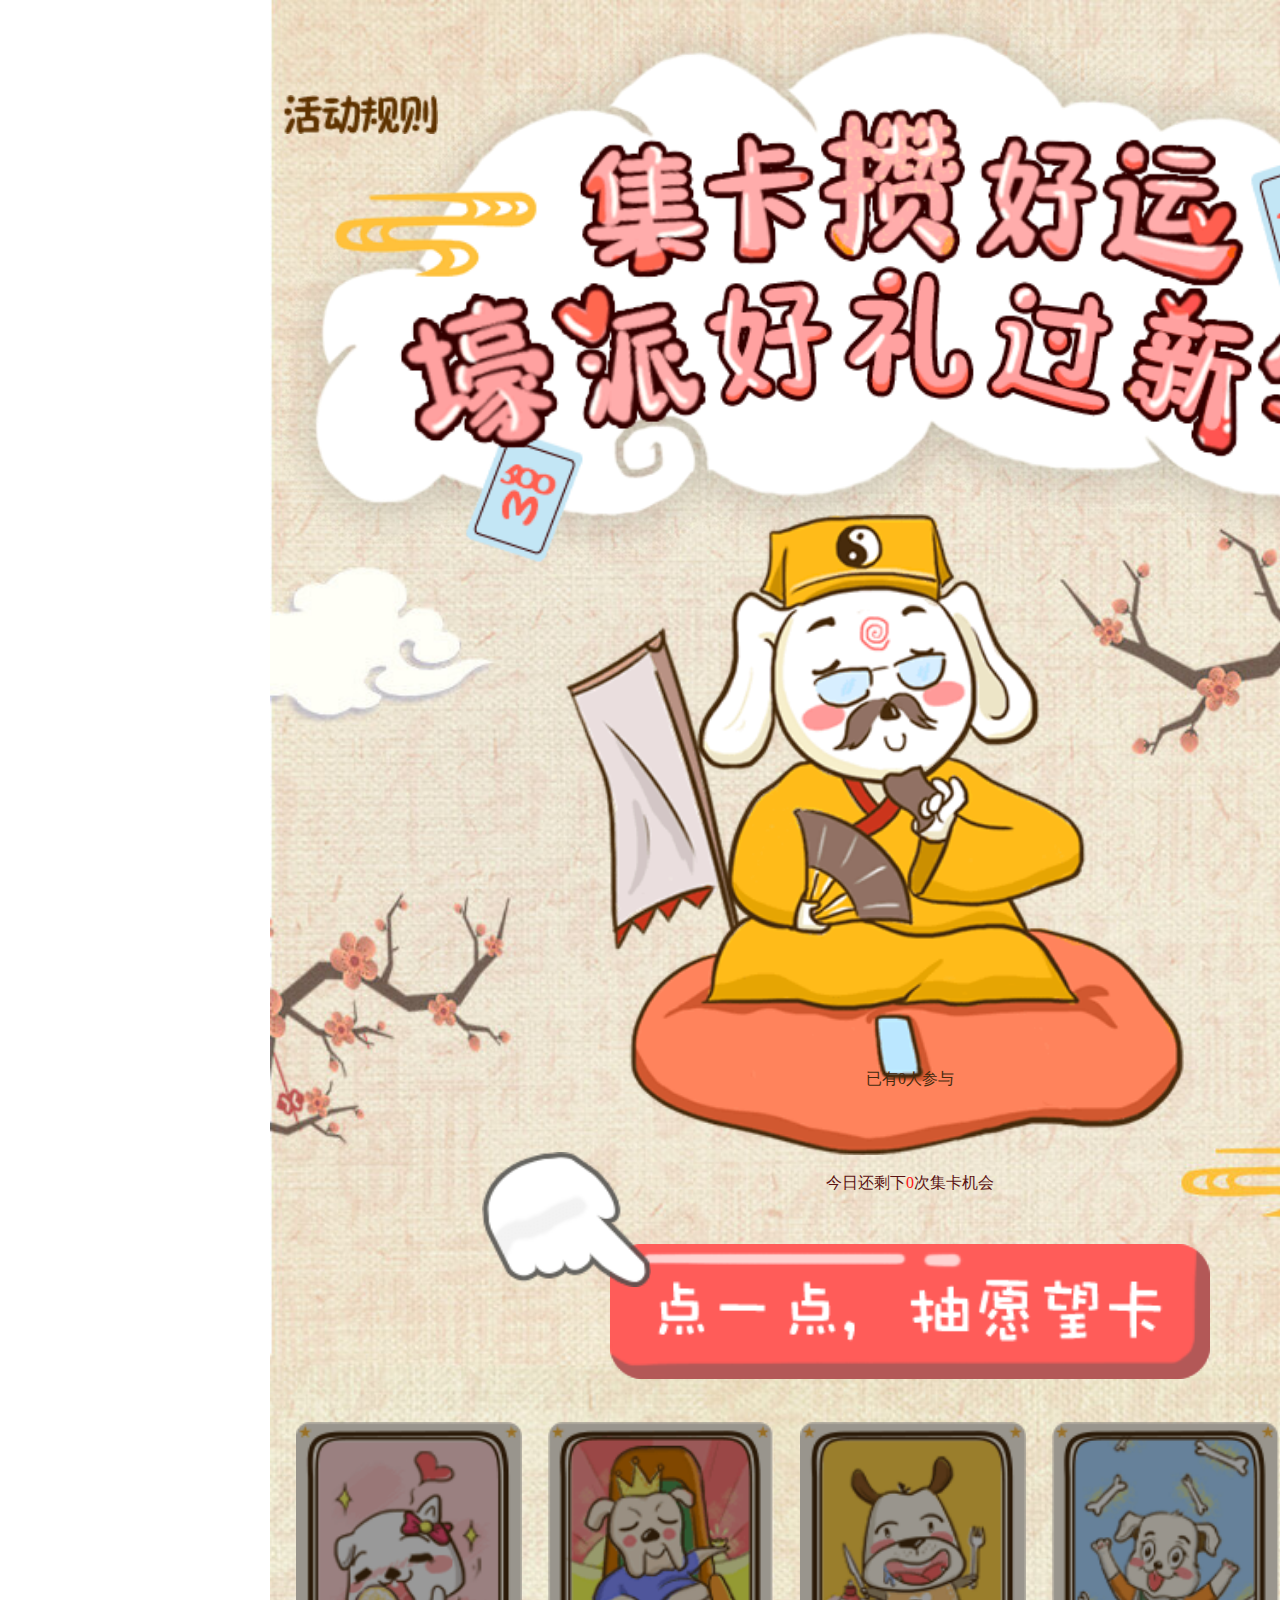
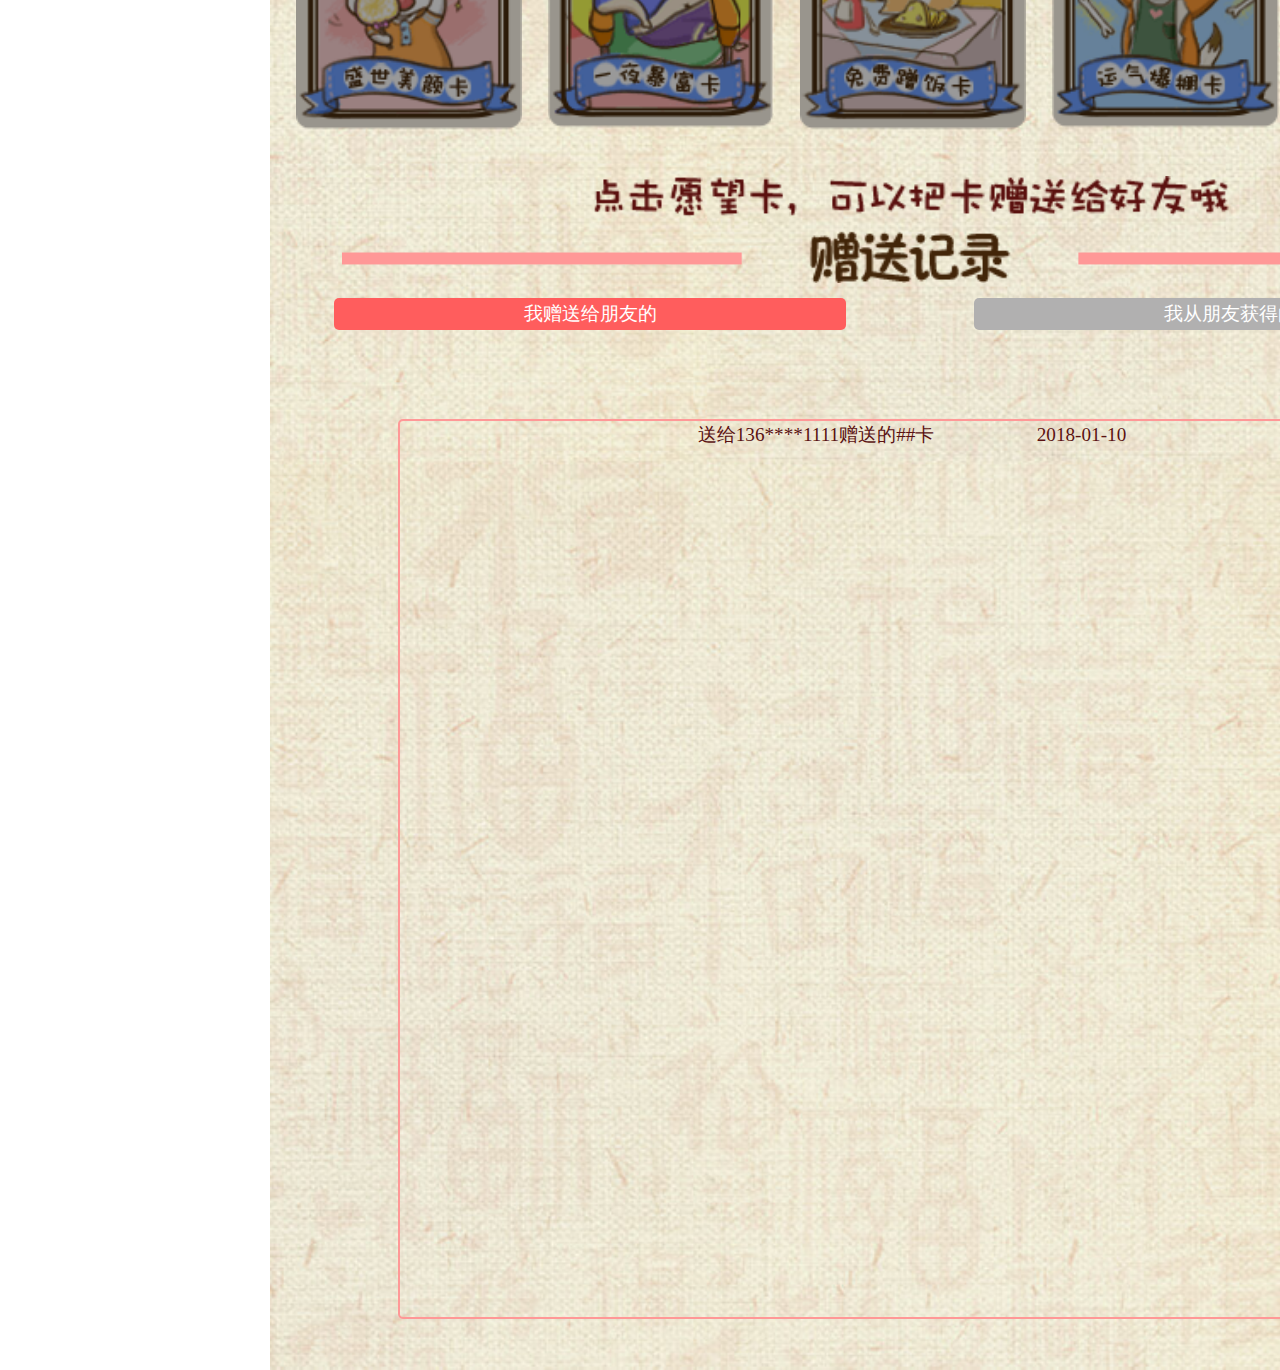
<file: index.html>
<!DOCTYPE html>
<html>
	<head>
		<meta charset="utf-8">
        <!--钱包9.0开始支持 -->
        <meta name="Alipay:title" content="集卡攒好运 百万份好礼派送中"/>
        <!--自定义图片//钱包8.6开始支持-->
        <meta name="Alipay:imgUrl" content="http://wx.nebiim.com:8088/1802/jkhd0124/img/shareImg.jpg"/>
        <!--自定义摘要//钱包8.6开始支持-->
        <meta name="Alipay:desc" content="壕派1G、百万份优惠券陪你过新年"/>
        <!--自定义链接//钱包10.0.0开始支持-->
        <meta name="Alipay:link" content="https://openauth.alipay.com/oauth2/publicAppAuthorize.htm?app_id=2016041101287271&scope=auth_userinfo&redirect_uri=http://wx.10086.cn/qq/userexperience/blacklist2/getSurprise"/>
		<meta name="apple-mobile-web-app-capable" content="yes" />
		<meta name="apple-mobile-web-app-status-bar-style" content="black" />	
        <meta name="format-detection" content="telephone=no">
		<meta content="width=device-width, initial-scale=1.0, minimum-scale=1.0, maximum-scale=1.0,user-scalable=no" name="viewport" id="viewport" />	
		<link href="css/index.css" rel="stylesheet"/>
		<link href="css/animate.css" rel="stylesheet"/>
		<title>集卡攒好运 壕派好礼过新年</title>
<script>
var _hmt = _hmt || [];
(function() {
  var hm = document.createElement("script");
  hm.src = "https://hm.baidu.com/hm.js?f36646bd079e6e4c4693ce0fe901edcd";
  var s = document.getElementsByTagName("script")[0]; 
  s.parentNode.insertBefore(hm, s);
})();
</script>
	</head>
	<body>
		<div id="container">
        	<!--首页-->
			<div class="page page01 hide">
            	<div class="show_txt"></div>
            	<div class="show_txt03"></div>
            	<img src="img/i11.png" class="i11"/>
            	<img src="img/i12.png" class="i12"/>
            	<img src="img/i13.png" class="i13"/>
            	<img src="img/i14.png" class="i14"/>
            	<img src="img/i15.png" class="i15"/>
            	<img src="img/i16.png" class="i16"/>
            	<img src="img/i17.png" class="i17 a_i17"/>
            	<img src="img/btn01.png" class="btn01"/>
            	<img src="img/btn02.png" class="btn02"/>
            	<img src="img/hand.png" class="hand a_hand"/>
                <div class="page01_txt01">已有<span>0</span>人参与</div>
                <div class="page01_txt02">今日还剩下<span>0</span>次集卡机会</div>
                <!--抽取的卡片制作-->
                <ul class="ka">
                    <li>
                        <img src="img/ka01.png" class="kaImg"/>
                        <div class="yuan yuan01">1</div>
                    </li>
                    <li>
                        <img src="img/ka02.png" class="kaImg"/>
                        <div class="yuan yuan02">1</div>
                    </li>
                    <li>
                        <img src="img/ka03.png" class="kaImg"/>
                        <div class="yuan yuan03">1</div>
                    </li>
                    <li>
                        <img src="img/ka04.png" class="kaImg"/>
                        <div class="yuan yuan04">1</div>
                    </li>
                    <li>
                        <img src="img/ka05.png" class="kaImg"/>
                        <div class="yuan yuan05">1</div>
                    </li>
                </ul>
                <!--tab栏切换-->
                <div class="ibox">
                	<div class="iboxIn iboxIn01 iboxIn_cur">我赠送给朋友的</div>
                	<div class="iboxIn iboxIn02">我从朋友获得的</div>
                </div>
                <!--查看记录-->
                <div class="itox">
                	<div class="itoxIn itoxIn01 itox_cur">
                    	<div class="itoxInLi">送给<span class="itox_Num">136****1111</span>赠送的<span class="itox_ka">##</span>卡<span class="itox_time">2018-01-10</span></div>
                    </div>
                	<div class="itoxIn itoxIn02">
                    	<div class="itoxInLi">获得<span class="itox_Num">136****1111</span>赠送的<span class="itox_ka">##</span>卡<span class="itox_time">2018-01-10</span></div>
                    	<div class="itoxInLi">无数据</div>
                    </div>
                </div>
            </div>
            <!--弹窗一群-->
            <div class="tc">
            	<!--1.0亲，请登录-->
            	<div class="tcIn tc_01">
                	<img src="img/tc_bg.png" class="tc_bg"/>
                	<a href="https://qr.alipay.com/ppx06472p6dkz9fu1ndqr34"><img src="img/btn04.png" class="btnIn"/></a>
                	<img src="img/close.png" class="close"/>
                    <div class="tc_txt">亲<br>您还未登录“中国移动<br>10086”生活号哦！</div>
                </div>
            	<!--2.0你来晚了-->
            	<div class="tcIn tc_02">
                	<img src="img/tc_bg.png" class="tc_bg"/>
                	<img src="img/btn04.png" class="btnIn"/>
                	<img src="img/close.png" class="close"/>
                    <div class="tc_txt">你来晚啦<br>新年萌汪都走咯~</div>
                </div>
            	<!--3.0抽中制定的卡-->
            	<div class="tcIn tc_03">
                	<img src="img/ka21.png" class="ka21"/>
                	<img src="img/btn03.png" class="btnIn btn03"/>
                </div>
            	<!--4.0活动规则-->
            	<div class="tcIn tc_04">
                	<img src="img/tc_bg02.png" class="tc_bg02"/>
                	<img src="img/btn05.png" class="btnIn btn04"/>
                    <div class="guize">
                        <img src="img/guize.png" class="guizeIn"/>
                    </div>
                	<img src="img/close.png" class="close" style="top: 81%;"/>
                </div>
            	<!--5.0你来晚了-->
            	<div class="tcIn tc_05">
                	<img src="img/tc_bg.png" class="tc_bg"/>
                	<a href="http://dx.10086.cn/wxgrzy"><img src="img/btn06.png" class="btnIn"/></a>
                	<img src="img/close.png" class="close"/>
                    <div class="tc_txt">你今天的新年愿望卡<br>领完了~<br>明天再来拿吧</div>
                </div>
            	<!--6.0 一张以上才可以送-->
            	<div class="tcIn tc_06">
                	<img src="img/tc_bg.png" class="tc_bg"/>
                	<a href="http://dx.10086.cn/wxgrzy"><img src="img/btn06.png" class="btnIn"/></a>
                	<img src="img/close.png" class="close"/>
                    <div class="tc_txt">很抱歉<br>需要1张以上<br>才可以送给好友哦~</div>
                </div>
            	<!--7.0送卡弹窗-->
            	<div class="tcIn tc_07">
                	<img src="img/tc_bg03.png" class="tc_bg" style="top: 13%;"/>
                    <img src="img/ka21.png" class="tc07_ka21"/>
                	<img src="img/btn07.png" class="btn07"/>
                	<img src="img/close.png" class="tc07_close" style="top: 81%;"/>
                    <div class="tc07_ka">你当前有<span class="tc07_ka01"></span>张<span class="tc07_ka02">盛世美颜</span>卡</div>
                </div>
            	<!--8.0 点击分享才有效哦-->
            	<div class="tcIn tc_08">
                	<img src="img/tc_bg.png" class="tc_bg"/>
                	<img src="img/btn08.png" class="btnIn read"/>
                	<img src="img/close.png" class="close"/>
                    <div class="tc_txt">你的卡片已经整装待发了<br>赶紧发给好友领取吧</div>
                </div>
            	<!--9.0 你已经瓜分到流量了-->
            	<div class="tcIn tc_09">
                	<img src="img/tc_bg.png" class="tc_bg"/>
                	<img src="img/close.png" class="close"/>
                    <div class="tc_txt">你已经瓜分到礼物咯<br>同款一张以上的愿望卡<br>可以送给好友哦</div>
                    <div class="tc_txt_red">温馨提示：活动期间，<br>同一用户只能获奖一次</div>
                </div>
            	<!--10.0 我分到了流量-->
            	<div class="tcIn tc_10">
                	<img src="img/tc_bg.png" class="tc_bg"/>
                	<img src="img/close.png" class="close"/>
                    <div class="tc_txt">新的一年美美哒<br>恭喜<span class="myNum">135****5555</span><br>瓜分到萌犬礼包<span class="myPrize"></span></div>
                    <div class="tc_txt_red">温馨提示：活动期间，<br>同一用户只能获奖一次</div>
                </div>
            	<!--11.0 我分到了鲜橙多-->
            	<div class="tcIn tc_11">
                	<img src="img/tc_bg04.png" class="tc_bg" style="top: 22%;"/>
                	<img src="img/close.png" class="close"/>
                	<a href="https://as-vip.missfresh.cn/ug/landing-page.html?fromSource=douyu-11"><img src="img/btn11.png" class="btnIn btn11"/></a>
                    <div class="tc_txt" style="top: 28%;">新的一年美美哒<br>恭喜<span class="myNum">135****5555</span><br>瓜分到萌犬礼包<br><span class="myPrize02" style=" line-height: 4rem;">每日优鲜代金券</span></div>
                    <div class="tc_txt_red" style="top: 61%;">温馨提示：活动期间，<br>同一用户只能获奖一次</div>
                </div>
            	<!--12.0 还没中奖弹窗-->
            	<div class="tcIn tc_12">
                	<img src="img/tc_bg.png" class="tc_bg"/>
                	<img src="img/close.png" class="close"/>
                	<img src="img/btn12.png" class="btnIn btn12"/>
                    <div class="tc_txt">集齐五张新年愿望卡<br>瓜分萌犬大礼包吧！</div>
                </div>
            	<!--13.0 活动指南-->
            	<div class="tcIn tc_13">
                    <img src="img/tc_bg05.png" class="tc_bg05"/>
                </div>
            	<!--14.0 分享页面-->
            	<div class="tcIn tc_14">
                    <img src="img/share.png" class="tc_bg05"/>
                </div>
            	<!--15.0 你已经瓜分到流量了-->
            	<div class="tcIn tc_15">
                	<img src="img/tc_bg.png" class="tc_bg"/>
                	<img src="img/close.png" class="close"/>
                	<a href="http://dx.10086.cn/wxgrzy"><img src="img/btn06.png" class="btnIn"/></a>
                    <div class="tc_txt">你来晚了<br>新年萌汪都走了</div>
                </div>
            </div>
		</div>
        <!--loading开始-->
        <div id="loading">
            <div class="cont">
            	<div class="spinner">
                    <div class="contIn bounce1"></div>
                    <div class="contIn bounce2"></div>
                    <div class="contIn bounce3"></div>
                </div>
<!--                <div class="contLoading">loading</div>
-->            </div>
            <div class="coverDiv"></div>
        </div>
        <!--loading结束-->
	</body>
	<script src="js/jquery.js"></script>
	<script src="js/util.js"></script>
	<script src="js/main.js"></script>
	<script src="js/ajax.js"></script>
	<script src="js/font.js"></script>
	<script>
	//支付宝外部引用条例
    function ready(callback) {
      // 如果jsbridge已经注入则直接调用
      if (window.AlipayJSBridge) {
        callback && callback();
      } else {
        // 如果没有注入则监听注入的事件
        document.addEventListener('AlipayJSBridgeReady', callback, false);
      }
    }
    
	//方法
	ready(function() {
		AlipayJSBridge.call('showOptionMenu');
	  document.querySelector('.read').addEventListener('click', function() {
		AlipayJSBridge.call("startShare", {
		  //当用户选择该数组内指定的分享渠道时，仅返回渠道名，而不是真正开始自动分享
		  'onlySelectChannel': ["Weibo", "ALPContact", "ALPTimeLine", "SMS", "Weixin", "WeixinTimeLine", "QQ", "QQZone","DingTalkSession", "OpenInSafari", "Favorite"]
		}, function(data) {
		  console.log("当前用户点击的分享渠道名为："+data.channelName);
		  //通过onlySelectChannel屏蔽掉自动分享功能后，自行调用shareToChannel接口进行单独分享
		  AlipayJSBridge.call("shareToChannel", {
			name: data.channelName,
			param: {
			  contentType: 'url',    //选填，目前支持支持"auto",text","image","url"格式（android分享组件不支持auto）
			  title: '送你一张愿望卡，百万份好礼待瓜分！',
			  content: '集齐五张即可召唤流量、万千神券~',
			  iconUrl: 'http://wx.nebiim.com:8088/1802/jkhd0124/img/shareImg.jpg',
			  imageUrl: 'http://wx.nebiim.com:8088/1802/jkhd0124/img/shareImg.jpg',
			  captureScreen: false, //是否分享当前页面的截图
			  url: 'http://wx.nebiim.com:8088/1802/jkhd0124/list.html?sMobile='+telephone+'&cardType='+cardType+'&myCode='+myCode,
			  otherParams: {
				bizType: '申请的值',//吱口令独有参数
				btn2: '去看看',//吱口令独有参数
				btn2A: 'http://www.alipay.com'//吱口令独有参数
			  } //特定分享渠道的扩展参数
			}
		  }, function(result) {
			console.log(result)
		  });
		});
	  });
	});
    
    </script>
</html>
</file>
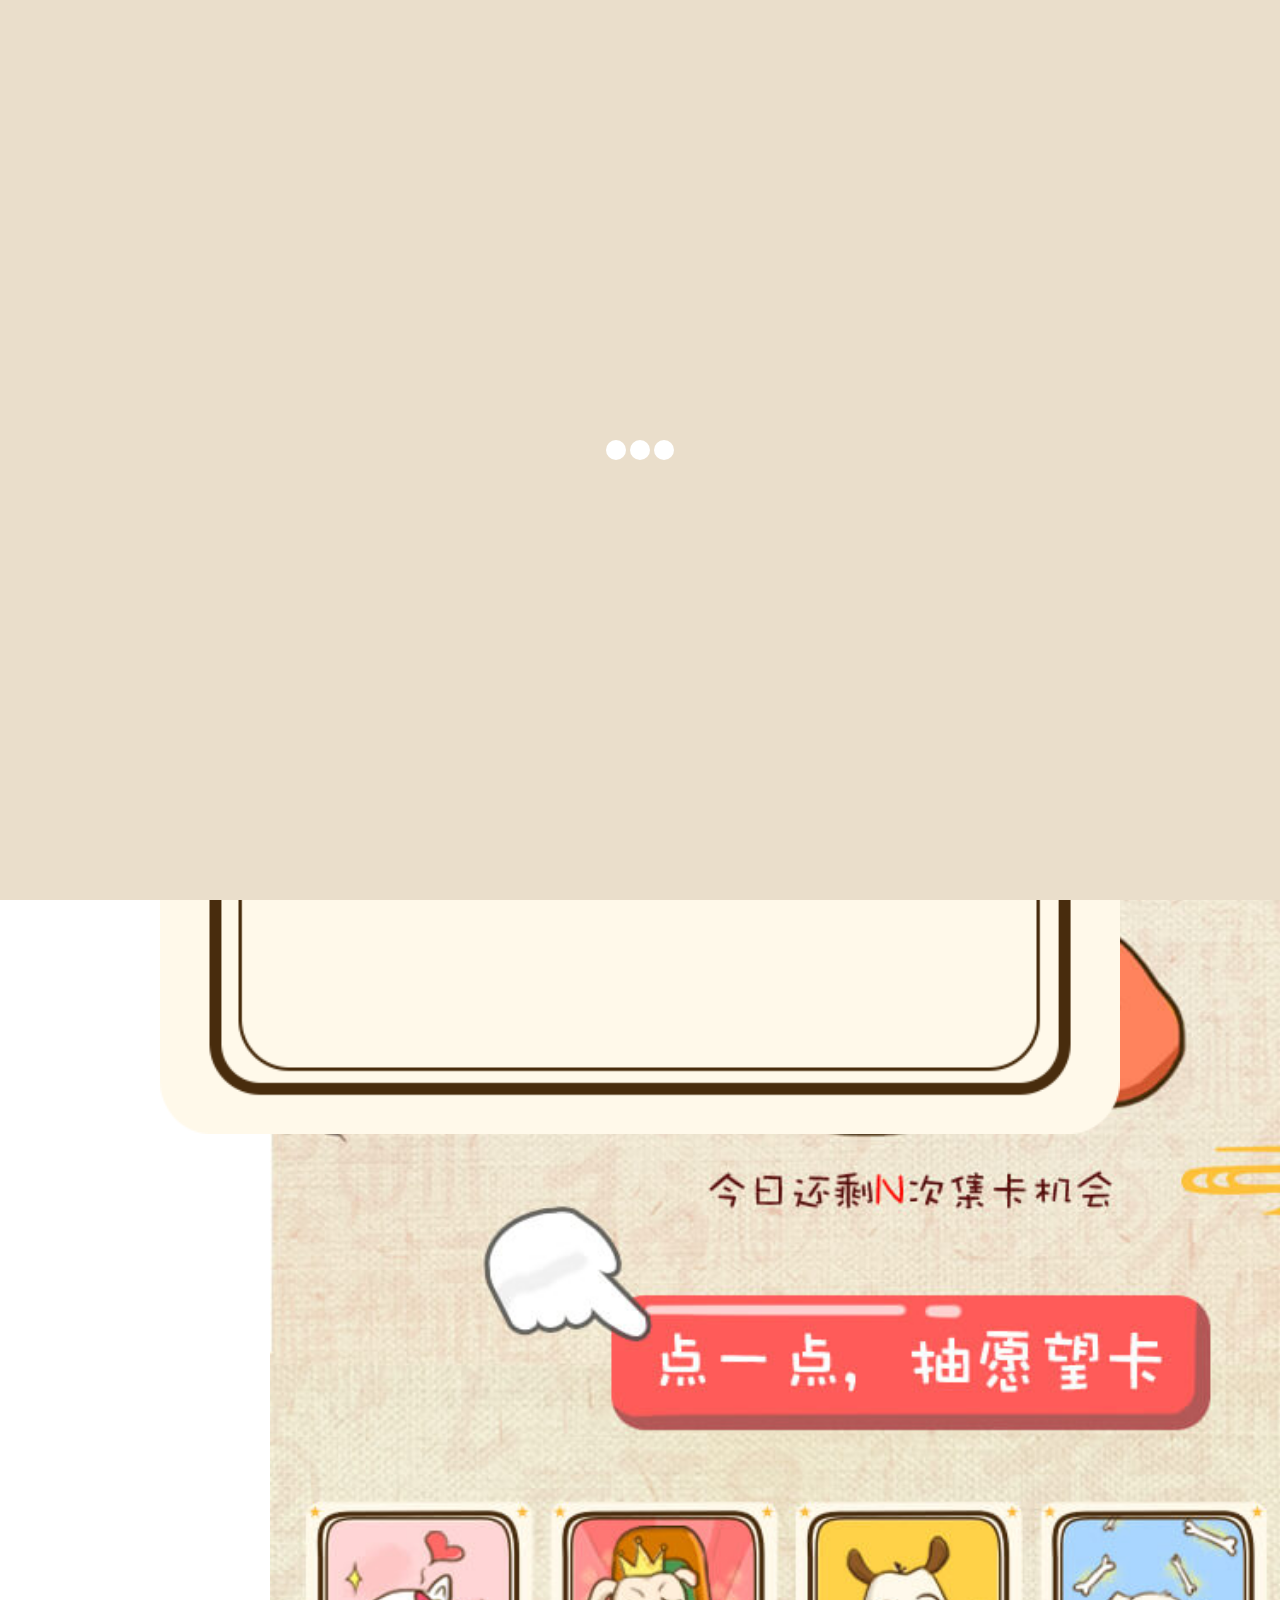
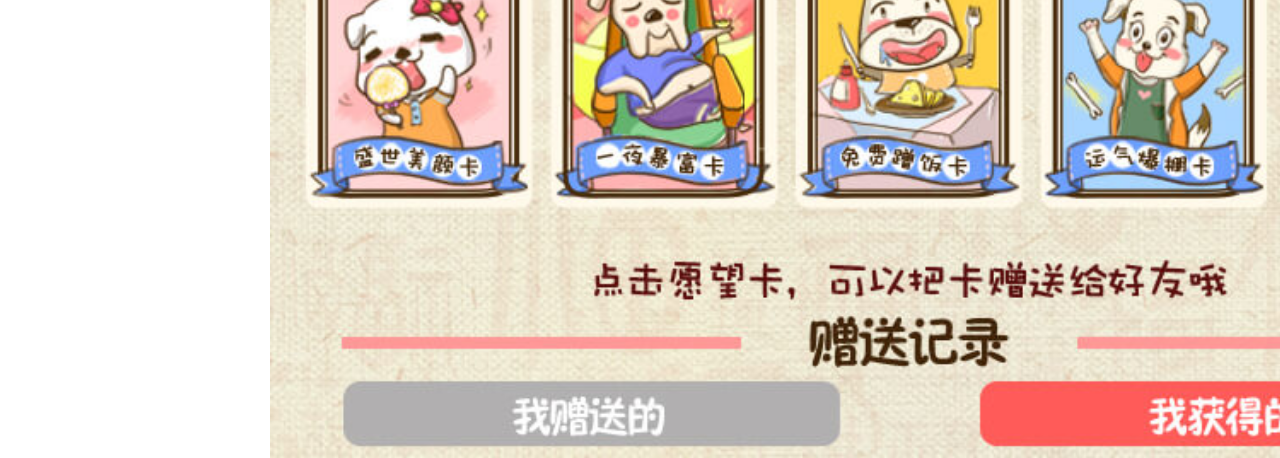
<file: list.html>
<!DOCTYPE html>
<html>
	<head>
		<meta charset="utf-8">
		<meta name="apple-mobile-web-app-capable" content="yes" />
		<meta name="apple-mobile-web-app-status-bar-style" content="black" />	
		<meta name="format-detection" content="telephone=no" />
		<meta content="width=device-width, initial-scale=1.0, minimum-scale=1.0, maximum-scale=1.0,user-scalable=no" name="viewport" id="viewport" />	
		<link href="css/index.css" rel="stylesheet"/>
		<link href="css/animate.css" rel="stylesheet"/>
		<title>集卡攒好运 壕派好礼过新年</title>
        <style type="text/css"></style>
	</head>
	<body>
		<div class="list">
        	<div class="page_list">
            	<div class="listTc">
                    <!--1.0亲，请登录-->
                    <div class="listTcIn listTc_01">
                        <img src="img/tc_bg.png" class="tc_bg"/>
                        <img src="img/list_btn01.png" class="list_btn01"/>
                        <input id="text01" type="text" placeholder="请输入移动号码"/>
                    </div>
                    <!--2.0亲，你拿到流量了啊-->
                    <div class="listTcIn listTc_02">
                        <img src="img/tc_bg03.png" class="tc_bg" style="top: 12%;"/>
                        <img src="img/ka21.png" class="listTc_02_ka21"/>
                        <img src="img/close.png" class="listTc_02_close"/>
                        <div class="listTc_02_ka">好盆友一生一世<br>恭喜获得<span class="listTc_02_ka01">135****5555</span>赠送的<br><span class="listTc_02_ka02">盛世美颜</span>卡一张</div>
                    </div>
                    <!--3.0 拿到流量提示回去活动页面-->
                    <div class="listTcIn listTc_03">
                        <img src="img/tc_bg.png" class="tc_bg"/>
                        <a href="https://openauth.alipay.com/oauth2/publicAppAuthorize.htm?app_id=2016041101287271&scope=auth_userinfo&redirect_uri=http://wx.10086.cn/qq/userexperience/blacklist2/getSurprise"><img src="img/btn12.png" class="btnIn"/></a>
                        <div class="tc_txt">集齐五张新年愿望卡<br>瓜分萌犬大礼包吧！</div>
                    </div>
                    <!--4.0 流量被人抽了-->
                    <div class="listTcIn listTc_04">
                        <img src="img/tc_bg.png" class="tc_bg"/>
                        <a href="https://openauth.alipay.com/oauth2/publicAppAuthorize.htm?app_id=2016041101287271&scope=auth_userinfo&redirect_uri=http://wx.10086.cn/qq/userexperience/blacklist2/getSurprise"><img src="img/list_btn04.png" class="btnIn list_btn04"/></a>
                        <div class="tc_txt">你来晚了<br>错失了好友赠送的卡<br>瓜分流量的路漫漫长啊~</div>
                    </div>
                    <!--5.0 你已经瓜分到流量了-->
                    <div class="listTcIn listTc_05">
                        <img src="img/tc_bg.png" class="tc_bg"/>
                        <a href="https://qr.alipay.com/ppx06472p6dkz9fu1ndqr34"><img src="img/btn06.png" class="btnIn"/></a>
                        <div class="tc_txt">你来晚了<br>新年萌汪都走了</div>
                    </div>
                </div>
            </div>
		</div>
        <!--loading开始-->
        <div id="loading">
            <div class="cont">
            	<div class="spinner">
                    <div class="contIn bounce1"></div>
                    <div class="contIn bounce2"></div>
                    <div class="contIn bounce3"></div>
                </div>
            </div>
            <div class="coverDiv"></div>
        </div>
	</body>
	<script src="js/jquery.js"></script>
	<script src="js/util.js"></script>    
	<script src="js/main.js"></script>
	<script src="js/font.js"></script>   
	<script src="js/ajax_list.js"></script>   
    <script>
function ready(callback) {
  // 如果jsbridge已经注入则直接调用
  if (window.AlipayJSBridge) {
    callback && callback();
  } else {
		// 如果没有注入则监听注入的事件
		document.addEventListener('AlipayJSBridgeReady', callback, false);
	  }
	}
	ready(function(e) {
		AlipayJSBridge.call('hideOptionMenu'); 
	});

		var isChinaMobile = /^1(3[4-9]|4[7]|5[012789]|7[08]|8[23478])\d{8}$/; 
		var gMobile;
    	$(function(){
			$('.list_btn01').on('touchend', function(e) {
				var text01=$("#text01").val().trim();
				if(!isChinaMobile.test(text01)){
					alert("请输入正确的移动号码！");
					return;
				}else{
					//alert("你输入对了");
					//输入号码后填入里面
					gMobile = text01;
					na(sMobile,cardType,myCode,gMobile);
				}
			});
			
			//点击回去第三个页面
			$('.listTc_02_close').on('touchend', function(e) {
				$('.listTcIn').hide();
				$('.listTc_03').show();
            });
	
		})
    </script>
</html>
</file>
<file: css/index.css>
* { padding: 0; margin: 0; text-decoration: none;}
#musicBtn { width: 8.4%; height: auto; position: fixed; right: 3%; top: 3%; z-index: 10;}
.a_musicBtn { -webkit-animation:musicBtn 1s linear infinite;}
#container { position: absolute; z-index: 0; margin: 0 auto; overflow: hidden;}
.page {position: absolute; z-index: 1; background: url(../img/bg.jpg); background-size: 100% 100%;}
.hide { display: none;}


/*page1*/
.show_txt ,.show_txt03 { width: 100%; height: 100%; position: absolute; left: 0; top: 0; z-index: 10; display: none;}
.i11 { width: 12.1%; height: auto; position: absolute; left: 1%; top: 3.2%; z-index: 2; opacity: 1;}
.i12 { width: 16.8%; height: auto; position: absolute; right: 0; top: 2%; z-index: 2; opacity: 1;}
.i13 { width: 100%; height: auto; position: absolute; left: 0; top: 0; z-index: 1; opacity: 1;}
.i14 { width: 50.4%; height: auto; position: absolute; left: 21%; top: 17.3%; z-index: 1; opacity: 1;}
.i15 { width: 8.4%; height: auto; position: absolute; right: 0; top: 27.5%; z-index: 1; opacity: 1;}
.i16 { width: 88.7%; height: auto; position: absolute; left: 5.65%; top: 59.8%; z-index: 1; opacity: 1;}
.i17 { width: 15.3%; height: auto; position: absolute; right: 12%; top: 34%; z-index: 4; opacity: 1; display: none;}
.btn01,.btn02 { width: 46.8%; height: auto; position: absolute; left: 26.6%; top: 41.9%; z-index: 2; opacity: 1;}
.btn02 { z-index: 1;}
.page01_txt01 { width: 100%; height: auto; font-size: 1rem; position: absolute; left: 0; top: 36%; text-align: center; color: #462b0f; z-index: 3;}
.page01_txt02 { width: 100%; height: auto; font-size: 1rem; position: absolute; left: 0; top: 39.5%; text-align: center; color: #5a1212;}
.page01_txt02 span { color: #ff1212;}
.hand { width: 13.2%; height: auto; position: absolute; left: 16.6%; top: 38.8%; z-index: 10; opacity: 1;}

.ka { width: 100%; height: auto; position: absolute; left: 0; top: 47.9%; z-index: 2;}
.ka li { width: 17.7%; height: auto; float: left; display: inline-block; margin: 0 0 0 2%; position: relative;}
.yuan { width: 1.4rem; height: 1.4rem; line-height: 1.4rem; text-align: center; color: #ffffff; position: absolute; right: -0.4rem; top: -0.4rem; background: #de3c3c; border-radius: 50%; font-size: 1rem; display: none;}
.kaImg { width: 100%; height: auto; display: block;}

.ibox { width: 100%; height: auto; position: absolute; left: 0; top: 63.9%; z-index: 2;}
.iboxIn { width: 40%; height: auto; font-size: 1.2rem; margin: 0 5%; padding: 0.2rem 0; text-align: center; background: #b1b0b0; color: #ffffff; float: left; display: inline-block; border-radius: 5px;}
.iboxIn_cur { background: #ff5d5d;}

.itox { width: 80%; position: absolute; left: 10%; top: 68%; z-index: 2; border-radius: 5px; border: 2px solid #ff9897;}
.itoxIn { width: 100%; height: auto; line-height: 1.8rem; font-size: 1.2rem; text-align: center; color: #5a1212; display: none; overflow-x: auto;}
.itoxInLi { width: 100%; height: auto; float: left;}
.itox_time { margin: 0 0 0 10%;}
.itox_cur { display: block;}

/*弹窗*/
.tc ,.listTc { width: 100%; height: 100%; position: fixed; left: 0; top: 0; background: rgba(0,0,0,0.8); z-index: 99; display: none;}
.tcIn ,.listTcIn { width: 100%; height: 100%; position: absolute; left: 0; top: 0; z-index: 2; display: none;}
.tc_bg { width: 75%; height: auto; position: absolute; left: 12.5%; top: 28%; z-index: 1;}
.btnIn { width: 52%; height: auto; position: absolute; left: 24%; top: 56%; z-index: 2;}
.close ,.tc07_close { width: 10%; height: auto; position: absolute; left: 45%; top: 74%; z-index: 2;}
.tc_txt { width: 70%; height: auto; line-height: 2rem; font-size: 2rem; color: #72501a; position: absolute; top: 38%; left: 15%; z-index: 1; font-weight: bold; text-align: center;}
.tc_txt_red { width: 70%; height: auto; line-height: 1.5rem; font-size: 1.2rem; color: #ff5756; position: absolute; top: 58%; left: 15%; z-index: 1; font-weight: bold; text-align: center;}

.ka21 { width: 70%; height: auto; position: absolute; left: 15%; top: 18%; z-index: 1;}
.btn03 { width: 35%; height: auto; left: 32.5%; top: 72%;}
.tc_bg02 { width: 100%; height: 100%; position: absolute; left: 0; top: 0; z-index: 1;}
.guize { width: 58%; position: absolute; left: 21%; top: 29%; z-index: 2; overflow-x: hidden;}
.guizeIn { width: 100%; height: auto; display: block;}
.btn04 { top: 67%;}
.tc ,.tc_08 { display: none;}

.a_hand {
	-webkit-animation:a_hand 0.6s linear infinite;
	-webkit-animation-delay:0;
}

.a_i17 {
	-webkit-animation:a_i17 1s linear infinite;
	-webkit-animation-delay:0;
}


.btn07 { width: 52%; height: auto; position: absolute; left: 24%; top: 66%; z-index: 2;}
.tc07_ka21 { width: 52%; height: auto; position: absolute; left: 24%; top: 17%; z-index: 2;}
.tc07_ka { width: 100%; height: auto; line-height: 1.8rem; font-size: 1.5rem; color: #5f4113; text-align: center; position: absolute; left: 0; top: 61%; z-index: 2;}
.tc07_ka01 ,.myPrize ,.myPrize02 { color: #ff3030;}
.btn11 { width: 34.3%; left: 32.85%; top: 51%;}
.tc_bg05 { width: 100%; height: 100%; position: absolute; left: 0; top: 0; z-index: 10; display: block;}

.new .tc07_ka { top: 66%;}
.new .btn07 { top: 71%;}
.new .btn03 { top: 77%;}


/*第二页的样式*/
#container { position: absolute; z-index: 0; margin: 0 auto; overflow: hidden;}
.page_list {position: absolute; z-index: 1; background: url(../img/listBg.jpg); background-size: 100% 100%;}
.listTc ,.listTc_01 { display: block;}
.list_btn01 { width: 34.8%; height: auto; position: absolute; left: 32.6%; top: 56%; z-index: 2;}
#text01 { border: none; background: #ffe9ae; outline:none; width: 50%; position: absolute; top: 40%; left: 25%; z-index: 4; line-height: 3rem; font-size: 1.5rem; text-align: left; color: #7f5526; text-align: center;}
.listTc_02_ka21 { width: 52%; height: auto; position: absolute; left: 24%; top: 28%; z-index: 2;}
.listTc_02_ka { width: 100%; height: auto; line-height: 1.8rem; font-size: 1.5rem; color: #5f4113; text-align: center; position: absolute; left: 0; top: 16%; z-index: 2;}
.listTc_02_close { width: 10%; height: auto; position: absolute; left: 45%; top: 81%; z-index: 2;}
</file>
